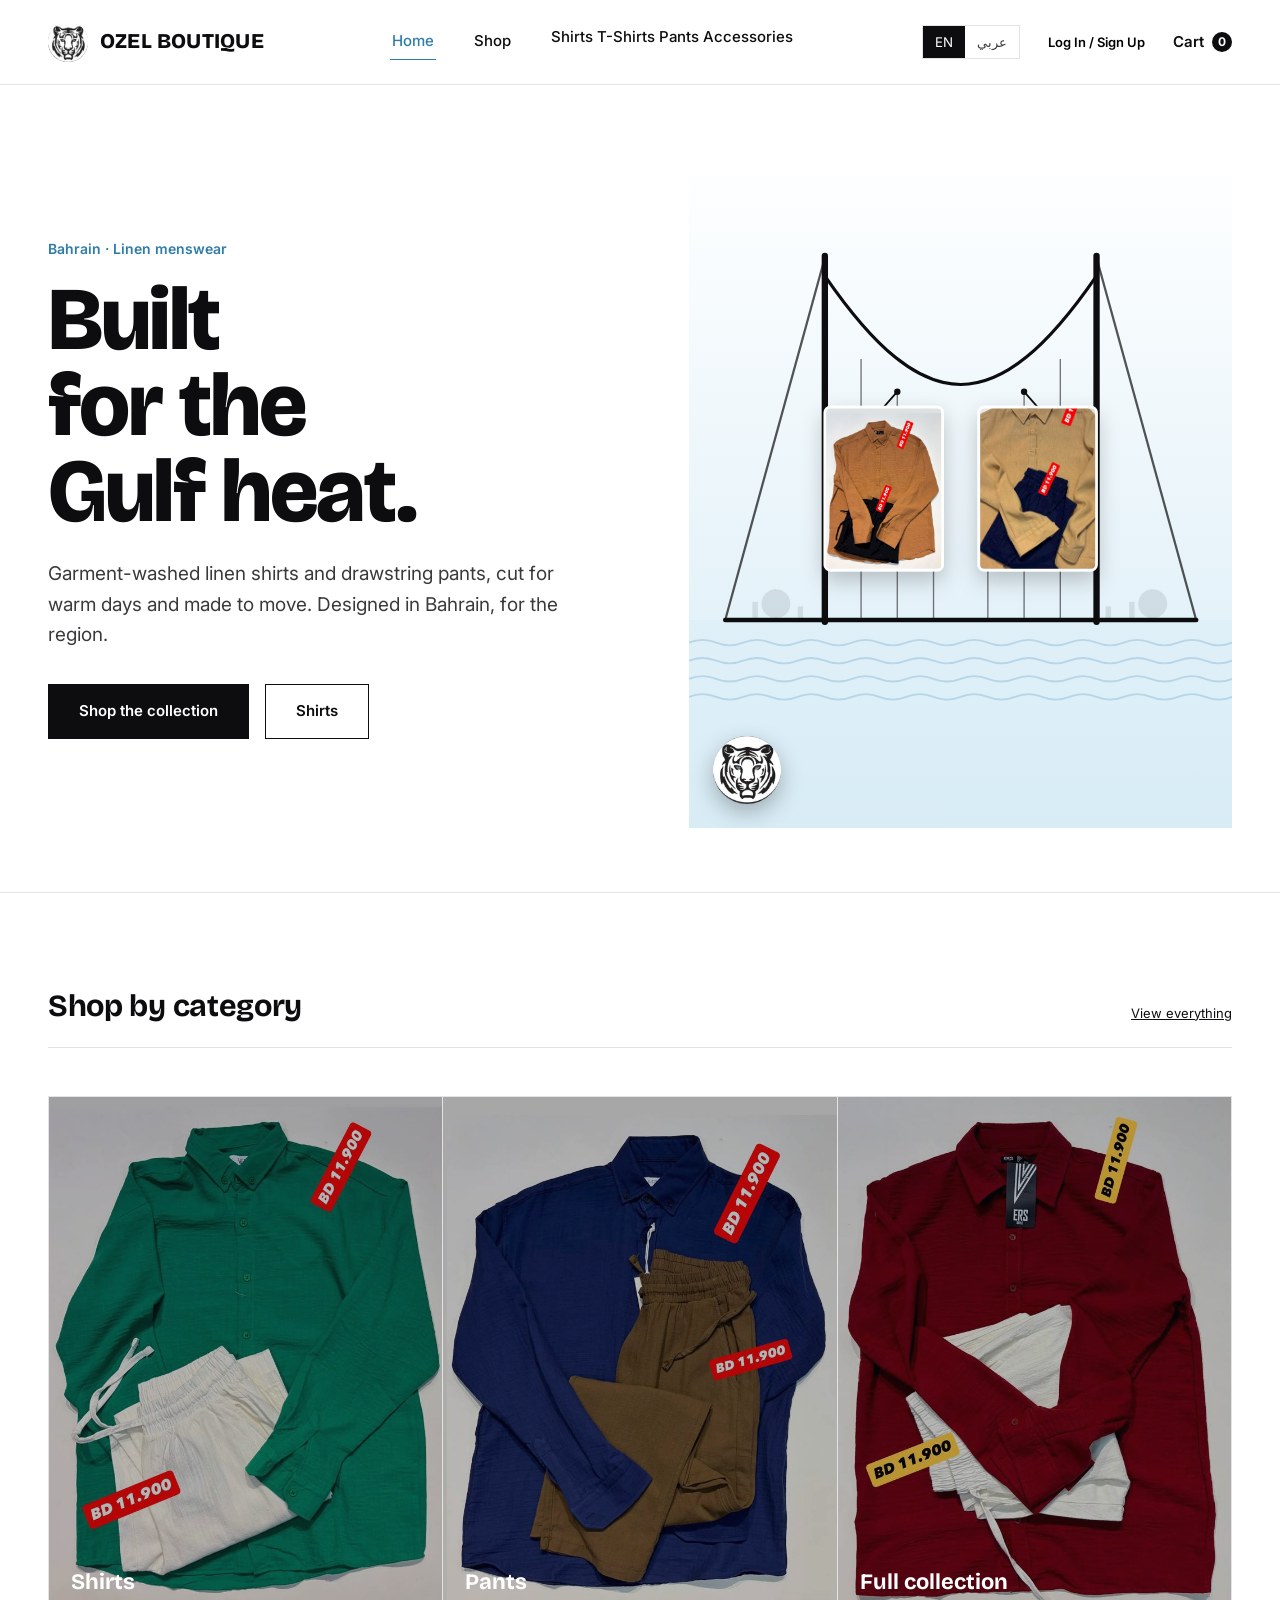
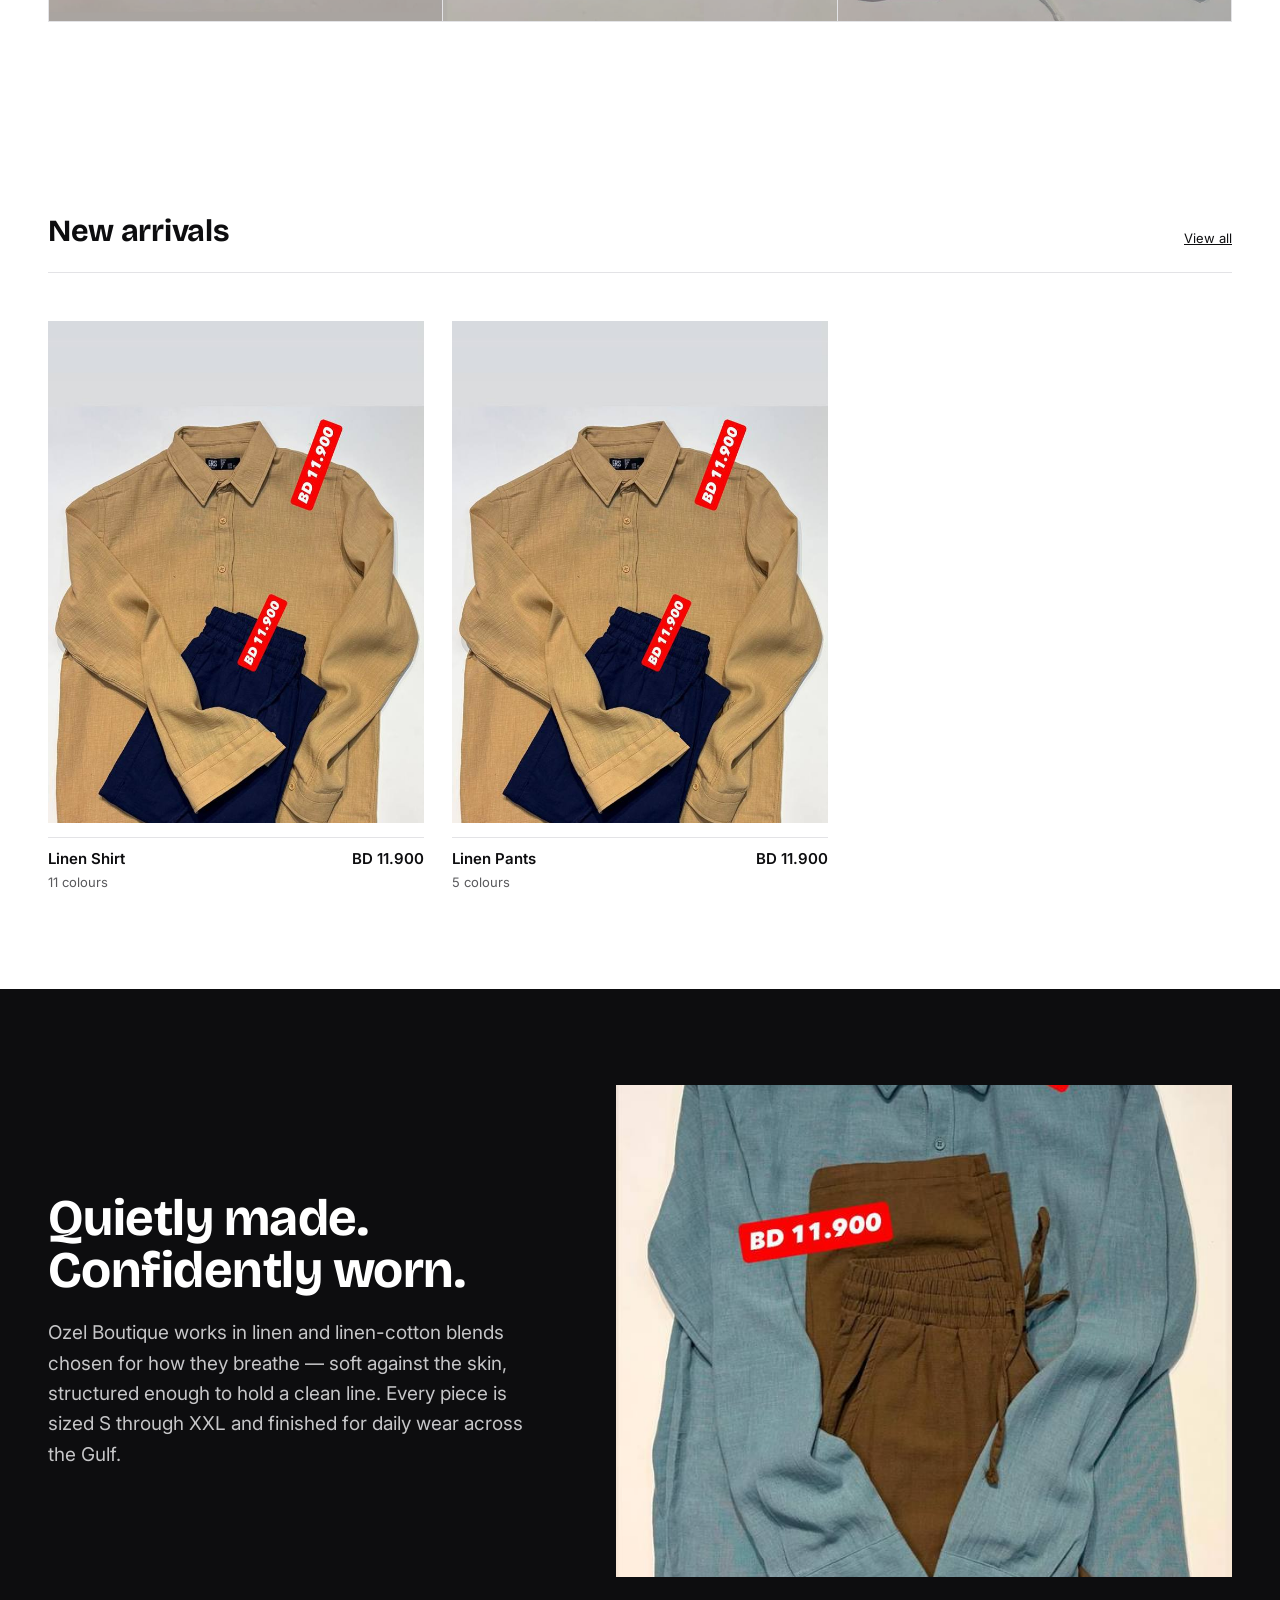
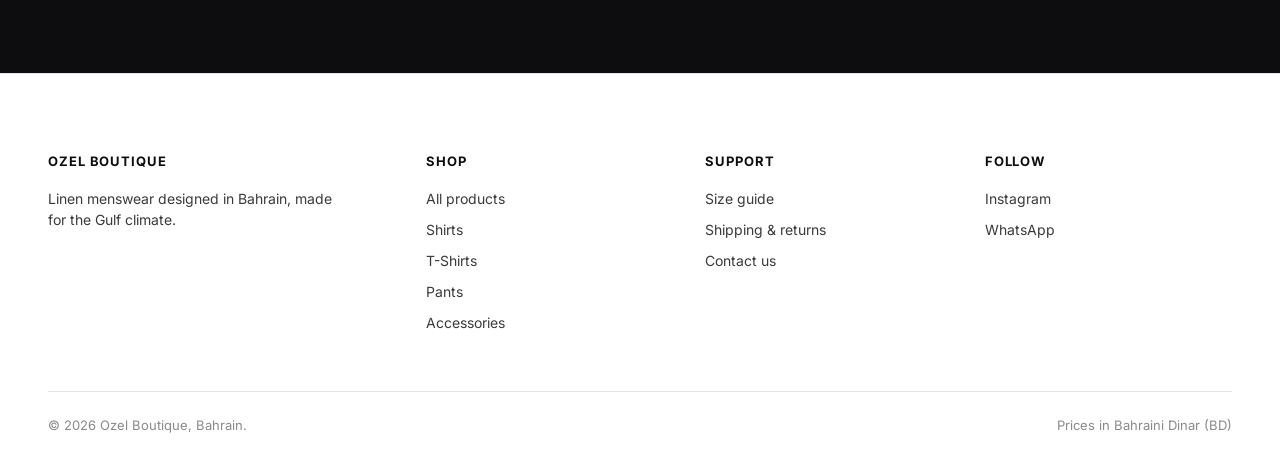
<file: index.html>
<!DOCTYPE html>
<html lang="en">
<head>
<meta charset="UTF-8">
<meta name="viewport" content="width=device-width, initial-scale=1.0">
<title>Ozel Boutique — Bahraini Menswear</title>
<meta name="description" content="Ozel Boutique — linen shirts, pants and modern menswear essentials, designed in Bahrain.">
<link rel="icon" href="assets/logo.jpg">
<link rel="preconnect" href="https://fonts.googleapis.com">
<link href="https://fonts.googleapis.com/css2?family=Bricolage+Grotesque:opsz,wght@12..96,400..800&family=Inter:wght@400;500;600;700&family=Tajawal:wght@400;500;700;800&display=swap" rel="stylesheet">
<link rel="stylesheet" href="css/style.css">
<style>.view { display: none; } .view.active { display: block; }</style>
<script src="https://identity.netlify.com/v1/netlify-identity-widget.js"></script>
</head>
<body>

<!-- Hidden static copy of the contact form so Netlify's build detects it.
     The real, visible form is rendered by js/app.js on the #/contact page
     and submits to this same form name via fetch. -->
<form name="contact" data-netlify="true" netlify-honeypot="bot-field" hidden>
  <input type="text" name="name" />
  <input type="email" name="email" />
  <textarea name="message"></textarea>
</form>

<header class="site-header">
  <div class="wrap">
    <a href="#/" class="brand">
      <img id="logo-img" src="assets/logo.jpg" alt="Ozel Boutique">
      <span>OZEL BOUTIQUE</span>
    </a>
    <nav class="main-nav">
      <a href="#/" data-nav="home" data-t="nav.home">Home</a>
      <a href="#/shop" data-nav="shop" data-t="nav.shop">Shop</a>
      <span id="category-nav"></span>
    </nav>
    <div class="header-actions">
      <div class="lang-toggle" id="lang-toggle">
        <button data-lang="en">EN</button>
        <button data-lang="ar">عربي</button>
      </div>
      <button id="account-btn" class="cart-link" style="background:none; border:none;" data-t="account.login">Log In / Sign Up</button>
      <a href="#/cart" class="cart-link">
        <span data-t="nav.cart">Cart</span> <span class="cart-count" data-cart-count>0</span>
      </a>
      <button class="nav-toggle" aria-label="Open menu">&#9776;</button>
    </div>
  </div>
</header>

<main id="app"></main>

<footer class="site-footer">
  <div class="wrap">
    <div class="footer-grid">
      <div>
        <h5>Ozel Boutique</h5>
        <p class="muted" style="max-width:32ch;" data-t="footer.tagline">Linen menswear designed in Bahrain, made for the Gulf climate.</p>
      </div>
      <div>
        <h5 data-t="footer.shop">Shop</h5>
        <a href="#/shop" data-t="footer.allProducts">All products</a>
        <span id="footer-category-nav"></span>
      </div>
      <div>
        <h5 data-t="footer.support">Support</h5>
        <a href="#/size-guide" data-t="footer.sizeGuide">Size guide</a>
        <a href="#" data-t="footer.shippingReturns">Shipping &amp; returns</a>
        <a href="#/contact" data-t="footer.contact">Contact us</a>
      </div>
      <div>
        <h5 data-t="footer.follow">Follow</h5>
        <a href="#" data-t="footer.instagram">Instagram</a>
        <a href="#" data-t="footer.whatsapp">WhatsApp</a>
      </div>
    </div>
    <div class="footer-bottom">
      <span data-t="footer.copyright">&copy; 2026 Ozel Boutique, Bahrain.</span>
      <span data-t="footer.priceNote">Prices in Bahraini Dinar (BD)</span>
    </div>
  </div>
</footer>

<script src="js/app.js"></script>
</body>
</html>
</file>
<file: css/style.css>
/* ============================================
   OZEL BOUTIQUE — Design tokens
   ============================================ */
:root {
  --cream:      #FFFFFF;
  --cream-2:    #F1F1F3;
  --ink:        #0D0D0F;
  --ink-soft:   #3A3A3D;
  --ice:        #5FA8D3;
  --ice-deep:   #2E7CA8;
  --ice-pale:   #D8ECF6;
  --clay:       #55575C;
  --line:       #E3E3E6;
  --line-dark:  #45464A;
  --white:      #FFFFFF;

  --font-display: 'Bricolage Grotesque', sans-serif;
  --font-body: 'Inter', sans-serif;
  --font-arabic: 'Tajawal', sans-serif;

  --max: 1320px;
}

html[dir="rtl"] body,
html[dir="rtl"] h1, html[dir="rtl"] h2, html[dir="rtl"] h3, html[dir="rtl"] h4,
html[dir="rtl"] .brand span, html[dir="rtl"] .btn, html[dir="rtl"] input, html[dir="rtl"] select {
  font-family: var(--font-arabic);
  letter-spacing: 0;
}

* { box-sizing: border-box; }
html { scroll-behavior: smooth; }

body {
  margin: 0;
  background: var(--cream);
  color: var(--ink);
  font-family: var(--font-body);
  font-size: 16px;
  line-height: 1.5;
  -webkit-font-smoothing: antialiased;
}

img { max-width: 100%; display: block; }
a { color: inherit; text-decoration: none; }
button { font-family: inherit; cursor: pointer; }

.wrap {
  max-width: var(--max);
  margin: 0 auto;
  padding: 0 48px;
}

@media (max-width: 720px) {
  .wrap { padding: 0 20px; }
}

/* ---------- Typography ---------- */
h1, h2, h3, h4 {
  font-family: var(--font-display);
  margin: 0;
  color: var(--ink);
  letter-spacing: -0.01em;
}

.display-1 {
  font-size: clamp(48px, 7vw, 104px);
  font-weight: 800;
  line-height: 0.96;
  letter-spacing: -0.02em;
}

.display-2 {
  font-size: clamp(34px, 4vw, 56px);
  font-weight: 700;
  line-height: 1.02;
}

.display-3 {
  font-size: clamp(24px, 2.4vw, 32px);
  font-weight: 700;
  line-height: 1.1;
}

p { margin: 0; }
.lede {
  font-size: 19px;
  line-height: 1.6;
  color: var(--ink-soft);
  max-width: 46ch;
}

.small { font-size: 13px; }
.muted { color: #5A5A5D; }

/* ---------- Header ---------- */
.site-header {
  position: sticky;
  top: 0;
  z-index: 50;
  background: rgba(255, 255, 255, 0.86);
  backdrop-filter: blur(10px);
  border-bottom: 1px solid var(--line);
}

.site-header .wrap {
  display: flex;
  align-items: center;
  justify-content: space-between;
  height: 84px;
}

.brand {
  display: flex;
  align-items: center;
  gap: 12px;
}

.brand img {
  width: 40px;
  height: 40px;
  border-radius: 50%;
  object-fit: cover;
}

.brand span {
  font-family: var(--font-display);
  font-weight: 800;
  font-size: 21px;
  letter-spacing: 0.01em;
}

.main-nav {
  display: flex;
  gap: 36px;
}

.main-nav a {
  font-size: 15px;
  font-weight: 500;
  padding: 6px 2px;
  border-bottom: 1px solid transparent;
  transition: border-color 0.15s ease, color 0.15s ease;
}

.main-nav a:hover,
.main-nav a.active {
  border-color: var(--ice-deep);
  color: var(--ice-deep);
}

.header-actions {
  display: flex;
  align-items: center;
  gap: 22px;
}

.cart-link {
  display: flex;
  align-items: center;
  gap: 8px;
  font-size: 15px;
  font-weight: 600;
}

.cart-count {
  background: var(--ink);
  color: var(--white);
  font-size: 12px;
  font-weight: 700;
  width: 20px;
  height: 20px;
  border-radius: 50%;
  display: flex;
  align-items: center;
  justify-content: center;
}

.nav-toggle {
  display: none;
  background: none;
  border: none;
  color: var(--ink);
}

@media (max-width: 860px) {
  .main-nav { display: none; }
  .nav-toggle { display: block; }
}

/* ---------- Buttons ---------- */
.btn {
  display: inline-flex;
  align-items: center;
  justify-content: center;
  gap: 10px;
  padding: 15px 30px;
  font-size: 15px;
  font-weight: 600;
  border: 1px solid var(--ink);
  background: var(--ink);
  color: var(--white);
  transition: background 0.15s ease, color 0.15s ease, border-color 0.15s ease, transform 0.1s ease;
}

.btn:hover { background: var(--ice-deep); border-color: var(--ice-deep); }
.btn:active { transform: translateY(1px); }

.btn-outline {
  background: transparent;
  color: var(--ink);
  border: 1px solid var(--ink);
}

.btn-outline:hover {
  background: var(--ink);
  color: var(--white);
}

.btn-block { width: 100%; }

.btn[disabled] {
  opacity: 0.4;
  cursor: not-allowed;
  background: var(--ink);
}

/* ---------- Hero (home) ---------- */
.hero {
  position: relative;
  overflow: hidden;
  border-bottom: 1px solid var(--line);
}

.hero .wrap {
  display: grid;
  grid-template-columns: 1.05fr 0.95fr;
  align-items: center;
  gap: 40px;
  padding-top: 64px;
  padding-bottom: 64px;
  min-height: 640px;
}

.hero-tiger {
  position: absolute;
  right: -180px;
  top: 50%;
  transform: translateY(-50%);
  width: 900px;
  opacity: 0.05;
  pointer-events: none;
}

.hero-copy .eyebrow {
  font-size: 14px;
  font-weight: 600;
  color: var(--ice-deep);
  margin-bottom: 18px;
  display: block;
}

.hero-copy h1 { margin-bottom: 24px; }

.hero-copy .lede { margin-bottom: 34px; }

.hero-actions {
  display: flex;
  gap: 16px;
  align-items: center;
}

.hero-image {
  position: relative;
  aspect-ratio: 4/5;
  overflow: hidden;
  background: var(--ink);
}

.hero-image-photo {
  width: 100%;
  height: 100%;
  object-fit: cover;
  object-position: center 30%;
}

.bridge-art {
  width: 100%;
  height: 100%;
  display: block;
  background: var(--white);
}

.hero-image-tiger {
  position: absolute;
  left: 24px;
  bottom: 24px;
  width: 68px;
  height: 68px;
  border-radius: 50%;
  box-shadow: 0 8px 22px rgba(0,0,0,0.28);
}

html[dir="rtl"] .hero-image-tiger { left: auto; right: 24px; }

@media (max-width: 900px) {
  .hero .wrap { grid-template-columns: 1fr; padding-top: 40px; min-height: unset; }
  .hero-image { order: -1; aspect-ratio: 4/3; }
  .hero-tiger { display: none; }
}

/* ---------- Section scaffolding ---------- */
section { padding: 96px 0; }
.section-head {
  display: flex;
  align-items: flex-end;
  justify-content: space-between;
  margin-bottom: 48px;
  gap: 24px;
  border-bottom: 1px solid var(--line);
  padding-bottom: 24px;
}

@media (max-width: 720px) {
  section { padding: 56px 0; }
  .section-head { flex-direction: column; align-items: flex-start; gap: 12px; }
}

/* ---------- Category strip ---------- */
.cat-strip {
  display: grid;
  grid-template-columns: repeat(3, 1fr);
  gap: 1px;
  background: var(--line);
  border: 1px solid var(--line);
}

.cat-tile {
  position: relative;
  background: var(--ink);
  aspect-ratio: 3/4;
  overflow: hidden;
  display: flex;
  align-items: flex-end;
}

.cat-tile img {
  position: absolute;
  inset: 0;
  width: 100%;
  height: 100%;
  object-fit: cover;
  opacity: 0.72;
  transition: transform 0.4s ease, opacity 0.4s ease;
}

.cat-tile:hover img { transform: scale(1.04); opacity: 0.85; }

.cat-tile .label {
  position: relative;
  padding: 22px;
  color: var(--white);
  font-family: var(--font-display);
  font-weight: 700;
  font-size: 22px;
}

@media (max-width: 720px) {
  .cat-strip { grid-template-columns: 1fr; }
}

/* ---------- Product grid ---------- */
.product-grid {
  display: grid;
  grid-template-columns: repeat(3, 1fr);
  gap: 40px 28px;
}

.product-card { display: block; }

.product-card .frame {
  position: relative;
  aspect-ratio: 3/4;
  overflow: hidden;
  background: var(--cream-2);
  margin-bottom: 14px;
}

.product-card .frame img {
  width: 100%;
  height: 100%;
  object-fit: cover;
  object-position: top center;
  transition: transform 0.35s ease;
}

.product-card:hover .frame img { transform: scale(1.035); }

.product-card .meta {
  display: flex;
  justify-content: space-between;
  align-items: baseline;
  border-top: 1px solid var(--line);
  padding-top: 10px;
}

.product-card .name {
  font-size: 15px;
  font-weight: 600;
}

.product-card .sub {
  font-size: 13px;
  color: #5A5A5D;
  margin-top: 3px;
}

.product-card .price {
  font-size: 15px;
  font-weight: 600;
  white-space: nowrap;
}

@media (max-width: 980px) {
  .product-grid { grid-template-columns: repeat(2, 1fr); }
}
@media (max-width: 560px) {
  .product-grid { grid-template-columns: 1fr; gap: 32px; }
}

/* ---------- Shop layout ---------- */
.shop-layout {
  display: grid;
  grid-template-columns: 220px 1fr;
  gap: 48px;
  align-items: start;
}

.filters {
  position: sticky;
  top: 110px;
  border: 1px solid var(--line);
  padding: 24px;
}

.filters h4 { font-size: 13px; text-transform: uppercase; letter-spacing: 0.08em; margin-bottom: 16px; }

.filter-group { margin-bottom: 28px; }
.filter-group:last-child { margin-bottom: 0; }

.filter-option {
  display: flex;
  align-items: center;
  gap: 10px;
  font-size: 14px;
  padding: 7px 0;
  color: var(--ink-soft);
}

.filter-option input { accent-color: var(--ice-deep); }
.filter-option:hover { color: var(--ink); }

.filter-count { margin-left: auto; color: #8A8A8D; font-size: 12px; }

.results-bar {
  display: flex;
  justify-content: space-between;
  align-items: center;
  margin-bottom: 28px;
  font-size: 14px;
}

@media (max-width: 860px) {
  .shop-layout { grid-template-columns: 1fr; }
  .filters { position: static; display: flex; flex-wrap: wrap; gap: 24px; }
  .filter-group { margin-bottom: 0; }
}

/* ---------- Product detail ---------- */
.product-detail {
  display: grid;
  grid-template-columns: 1.1fr 0.9fr;
  gap: 64px;
}

.gallery-main {
  aspect-ratio: 4/5;
  background: var(--cream-2);
  overflow: hidden;
  margin-bottom: 12px;
}

.gallery-main img { width: 100%; height: 100%; object-fit: cover; object-position: top center; }

.gallery-thumbs { display: flex; gap: 10px; }
.gallery-thumbs button {
  width: 72px;
  aspect-ratio: 3/4;
  padding: 0;
  border: 1px solid var(--line);
  background: var(--cream-2);
  overflow: hidden;
}
.gallery-thumbs button.active { border-color: var(--ink); }
.gallery-thumbs img { width: 100%; height: 100%; object-fit: cover; }

.pd-eyebrow {
  font-size: 13px;
  font-weight: 600;
  color: var(--ice-deep);
  text-transform: uppercase;
  letter-spacing: 0.06em;
  margin-bottom: 10px;
  display: block;
}

.pd-title { margin-bottom: 10px; }
.pd-price { font-size: 20px; font-weight: 600; margin-bottom: 24px; display: block; }

.option-row { margin-bottom: 26px; }
.option-row .label {
  font-size: 13px;
  font-weight: 600;
  margin-bottom: 12px;
  display: flex;
  justify-content: space-between;
}

.swatches { display: flex; gap: 10px; }
.swatch {
  width: 34px;
  height: 34px;
  border-radius: 50%;
  border: 2px solid transparent;
  outline: 1px solid var(--line);
  outline-offset: 2px;
  padding: 0;
}
.swatch.active { border-color: var(--ink); }

.sizes { display: flex; gap: 10px; flex-wrap: wrap; }
.size-btn {
  min-width: 48px;
  height: 44px;
  padding: 0 12px;
  border: 1px solid var(--line);
  background: transparent;
  font-size: 14px;
  font-weight: 600;
}
.size-btn:hover { border-color: var(--ink); }
.size-btn.active { border-color: var(--ink); background: var(--ink); color: var(--white); }
.size-btn.sold-out {
  color: #B8B4A8;
  border-color: var(--line);
  background: repeating-linear-gradient(135deg, transparent, transparent 4px, var(--line) 4px, var(--line) 5px);
  cursor: not-allowed;
}
.size-btn.sold-out:hover { border-color: var(--line); }
#account-btn { font-size: 13px; cursor: pointer; white-space: nowrap; }

.qty-row { display: flex; align-items: center; gap: 16px; margin-bottom: 20px; }
.qty-control {
  display: flex;
  align-items: center;
  border: 1px solid var(--line);
}
.qty-control button {
  width: 40px; height: 44px;
  background: none; border: none;
  font-size: 16px;
}
.qty-control span { min-width: 34px; text-align: center; font-weight: 600; }

.pd-actions { display: flex; gap: 12px; margin-bottom: 32px; }

.accordion { border-top: 1px solid var(--line); }
.accordion-item { border-bottom: 1px solid var(--line); }
.accordion-item summary {
  padding: 18px 0;
  font-weight: 600;
  font-size: 14px;
  cursor: pointer;
  list-style: none;
  display: flex;
  justify-content: space-between;
  align-items: center;
}
.accordion-item summary::-webkit-details-marker { display: none; }
.accordion-item summary::after { content: '+'; font-size: 18px; font-weight: 400; color: var(--ice-deep); }
.accordion-item[open] summary::after { content: '\2212'; }
.accordion-item .body {
  padding-bottom: 18px;
  font-size: 14px;
  color: var(--ink-soft);
  line-height: 1.7;
}

@media (max-width: 860px) {
  .product-detail { grid-template-columns: 1fr; gap: 32px; }
}

/* ---------- Cart / checkout ---------- */
.cart-layout {
  display: grid;
  grid-template-columns: 1.5fr 1fr;
  gap: 56px;
  align-items: start;
}

.cart-line {
  display: grid;
  grid-template-columns: 88px 1fr auto auto;
  gap: 18px;
  align-items: center;
  padding: 20px 0;
  border-bottom: 1px solid var(--line);
}

.cart-line img { width: 88px; aspect-ratio: 3/4; object-fit: cover; }
.cart-line .name { font-weight: 600; font-size: 15px; margin-bottom: 4px; }
.cart-line .opts { font-size: 13px; color: #5A5A5D; }
.cart-line .remove { font-size: 12px; color: var(--ice-deep); margin-top: 8px; background: none; border: none; padding: 0; text-decoration: underline; }
.cart-line .line-price { font-weight: 600; font-size: 15px; white-space: nowrap; }

.summary-box {
  border: 1px solid var(--line);
  padding: 28px;
}

.summary-row {
  display: flex;
  justify-content: space-between;
  font-size: 14px;
  padding: 10px 0;
}

.summary-row.total {
  border-top: 1px solid var(--line);
  margin-top: 6px;
  padding-top: 16px;
  font-size: 17px;
  font-weight: 700;
}

.empty-state {
  text-align: center;
  padding: 90px 0;
}
.empty-state h3 { margin-bottom: 12px; }
.empty-state p { margin-bottom: 28px; color: #5A5A5D; }

/* Checkout form */
.form-grid { display: grid; grid-template-columns: 1fr 1fr; gap: 16px; }
.field { margin-bottom: 16px; }
.field.full { grid-column: 1 / -1; }
.field label { display: block; font-size: 13px; font-weight: 600; margin-bottom: 8px; }
.field input, .field select {
  width: 100%;
  padding: 13px 14px;
  border: 1px solid var(--line);
  background: var(--white);
  font-family: inherit;
  font-size: 14px;
  color: var(--ink);
}
.field input:focus, .field select:focus, button:focus-visible, a:focus-visible {
  outline: 2px solid var(--ice-deep);
  outline-offset: 2px;
}

.pay-options { display: grid; gap: 10px; margin-bottom: 28px; }
.pay-option {
  display: flex;
  align-items: center;
  gap: 12px;
  border: 1px solid var(--line);
  padding: 16px;
  font-size: 14px;
  font-weight: 600;
}
.pay-option input { accent-color: var(--ice-deep); }
.pay-option:has(input:checked) { border-color: var(--ink); background: var(--white); }

@media (max-width: 860px) {
  .cart-layout { grid-template-columns: 1fr; }
  .cart-line { grid-template-columns: 64px 1fr auto; }
  .form-grid { grid-template-columns: 1fr; }
}

/* ---------- Story / about strip ---------- */
.story {
  background: var(--ink);
  color: var(--white);
}
.story .wrap {
  display: grid;
  grid-template-columns: 0.9fr 1.1fr;
  gap: 64px;
  align-items: center;
}
.story h2 { color: var(--white); margin-bottom: 22px; }
.story p { color: #C6C6C8; }
.story img { width: 100%; aspect-ratio: 5/4; object-fit: cover; }

@media (max-width: 900px) {
  .story .wrap { grid-template-columns: 1fr; }
}

/* ---------- Footer ---------- */
.site-footer {
  border-top: 1px solid var(--line);
  padding: 56px 0 32px;
}
.footer-grid {
  display: grid;
  grid-template-columns: 1.4fr 1fr 1fr 1fr;
  gap: 32px;
  margin-bottom: 48px;
}
.footer-grid h5 { font-size: 13px; text-transform: uppercase; letter-spacing: 0.07em; margin-bottom: 16px; }
.footer-grid a, .footer-grid p { display: block; font-size: 14px; color: var(--ink-soft); margin-bottom: 10px; }
.footer-bottom {
  display: flex;
  justify-content: space-between;
  border-top: 1px solid var(--line);
  padding-top: 24px;
  font-size: 13px;
  color: #8A8A8D;
}

@media (max-width: 720px) {
  .footer-grid { grid-template-columns: 1fr 1fr; }
  .footer-bottom { flex-direction: column; gap: 8px; }
}

/* ---------- Utility ---------- */
.badge {
  display: inline-block;
  font-size: 12px;
  font-weight: 700;
  padding: 5px 10px;
  background: var(--clay);
  color: var(--white);
}

.visually-hidden {
  position: absolute;
  width: 1px; height: 1px;
  overflow: hidden;
  clip: rect(0,0,0,0);
}


/* ---------- RTL adjustments ---------- */
html[dir="rtl"] .hero-tiger { right: auto; left: -180px; }
html[dir="rtl"] .filter-count { margin-left: 0; margin-right: auto; }
html[dir="rtl"] .accordion-item summary::after { content: '+'; }

/* ---------- Language toggle ---------- */
.lang-toggle {
  display: flex;
  border: 1px solid var(--line);
  font-size: 12px;
  font-weight: 700;
  overflow: hidden;
}
.lang-toggle button {
  padding: 8px 12px;
  background: transparent;
  border: none;
  color: var(--ink-soft);
}
.lang-toggle button.active {
  background: var(--ink);
  color: var(--white);
}

.view { display: none; }
.view.active { display: block; }

/* ---------- Header scroll behaviour ---------- */
.site-header .wrap { transition: height 0.25s ease; }
.site-header.scrolled .wrap { height: 64px; }
.site-header.scrolled .brand img { width: 32px; height: 32px; }
.brand img { transition: width 0.25s ease, height 0.25s ease; }
.site-header.scrolled { box-shadow: 0 1px 0 rgba(13,13,15,0.06); }

/* ---------- Hero load-in ---------- */
.hero-title .line-mask {
  display: block;
  overflow: hidden;
}
.hero-title .line-inner {
  display: block;
  transform: translateY(112%);
  opacity: 0;
  animation: lineUp 0.85s cubic-bezier(.22,.85,.28,1) forwards;
}
@keyframes lineUp {
  0% { transform: translateY(112%); opacity: 0; }
  60% { opacity: 1; }
  100% { transform: translateY(0); opacity: 1; }
}

.anim-in {
  opacity: 0;
  transform: translateY(14px);
  animation: fadeUp 0.7s cubic-bezier(.22,.85,.28,1) forwards;
}
@keyframes fadeUp {
  to { opacity: 1; transform: translateY(0); }
}

.hero-image-reveal {
  clip-path: inset(0 0 0 100%);
  animation: wipeIn 0.9s cubic-bezier(.22,.85,.28,1) forwards;
  animation-delay: 0.35s;
}
html[dir="rtl"] .hero-image-reveal { clip-path: inset(0 100% 0 0); }
@keyframes wipeIn {
  to { clip-path: inset(0 0 0 0%); }
}
html[dir="rtl"] .hero-image-reveal { animation-name: wipeInRtl; }
@keyframes wipeInRtl {
  to { clip-path: inset(0 0 0 0); }
}

.hero-tiger {
  opacity: 0;
  animation: tigerIn 1.4s ease-out forwards;
  will-change: transform;
}
@keyframes tigerIn {
  0% { opacity: 0; transform: translateY(-50%) scale(0.94); }
  100% { opacity: 0.05; transform: translateY(-50%) scale(1); }
}

@media (prefers-reduced-motion: reduce) {
  .hero-title .line-inner,
  .anim-in,
  .hero-image-reveal,
  .hero-tiger {
    animation: none !important;
    opacity: 1 !important;
    transform: none !important;
    clip-path: none !important;
  }
}
</file>
